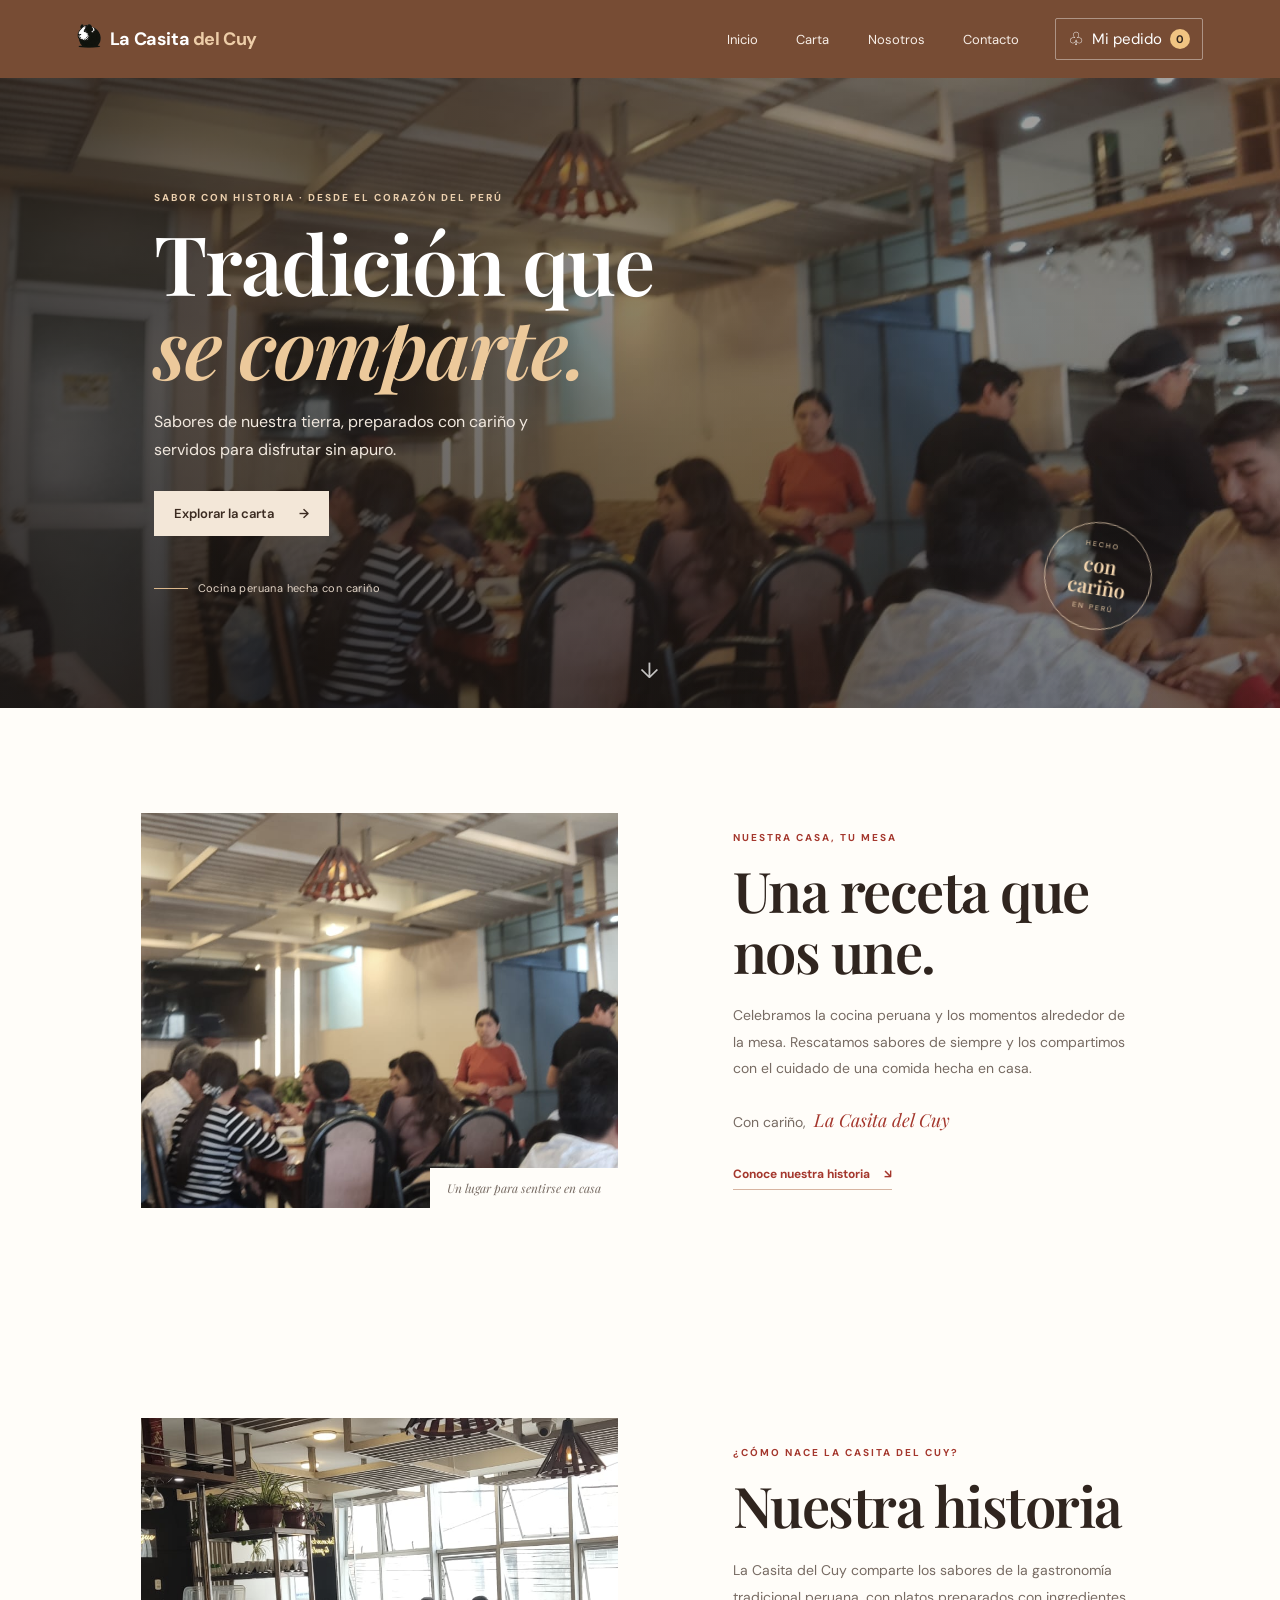
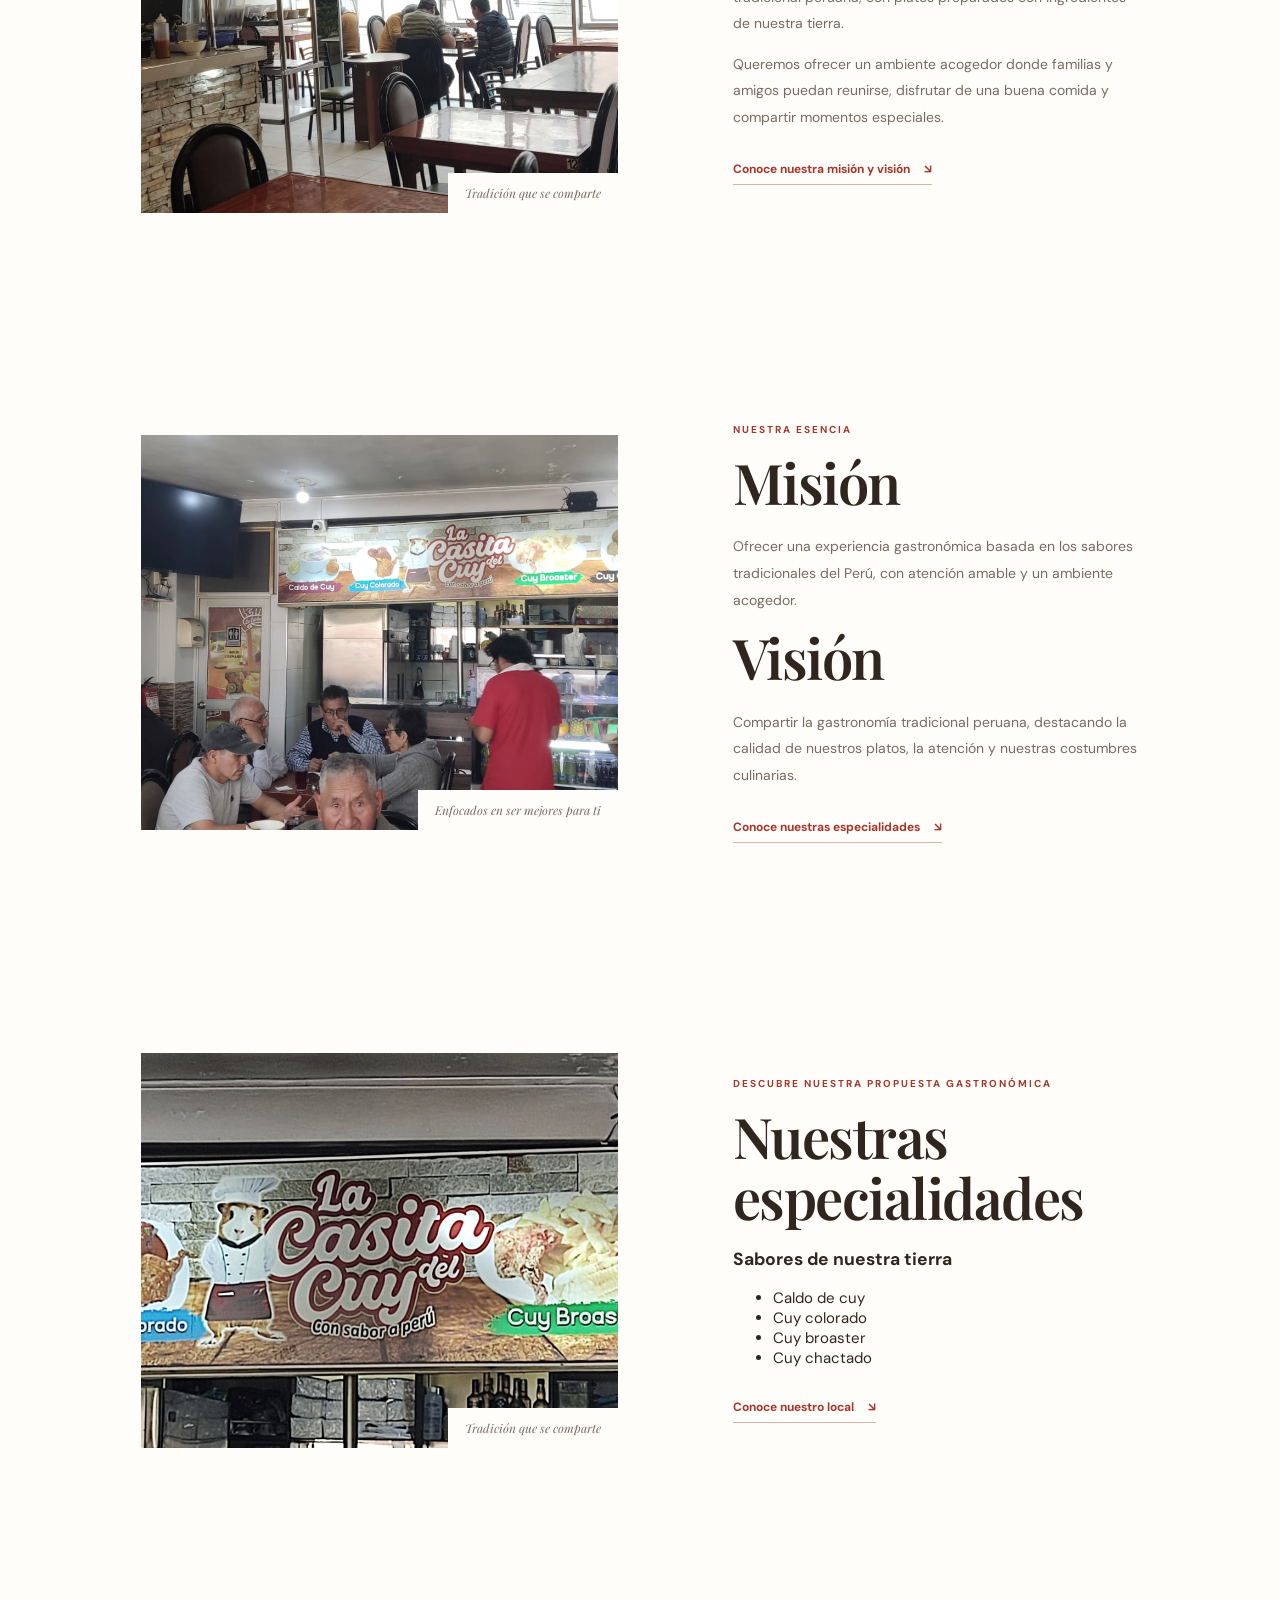
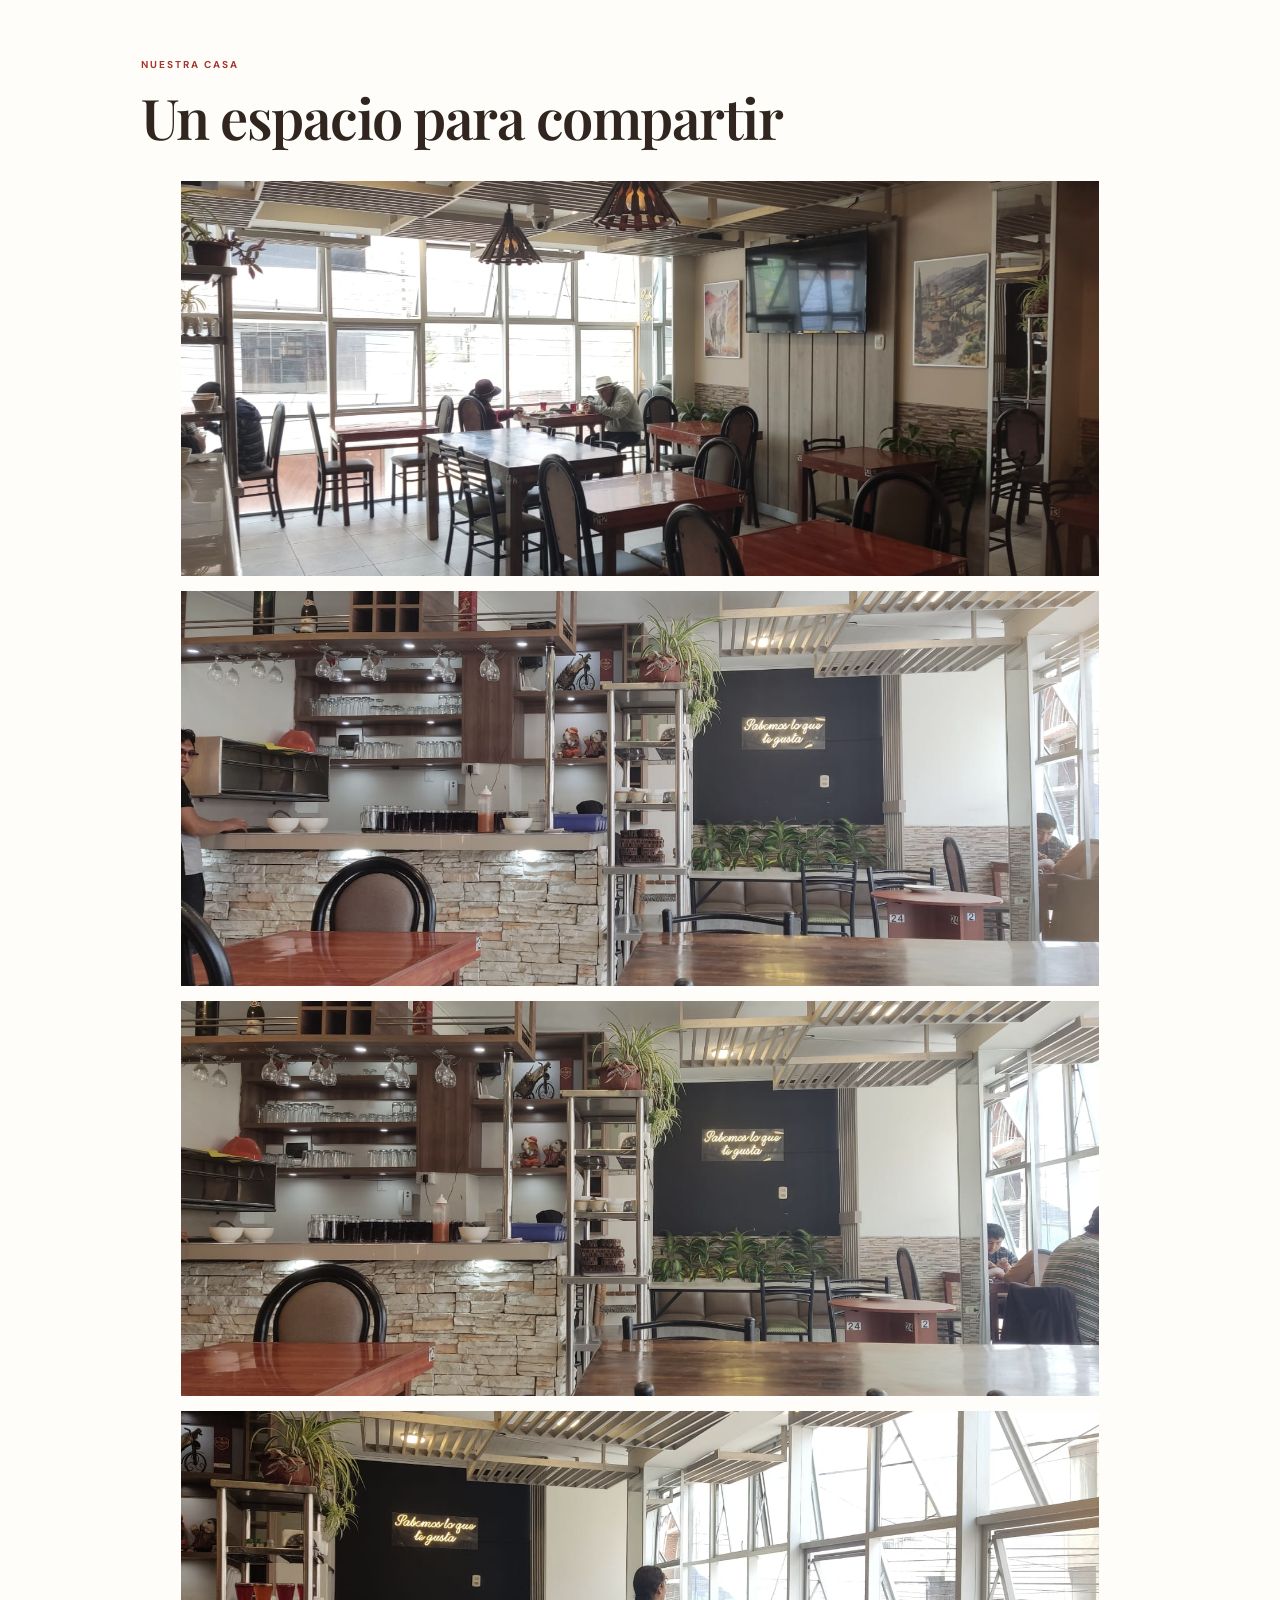
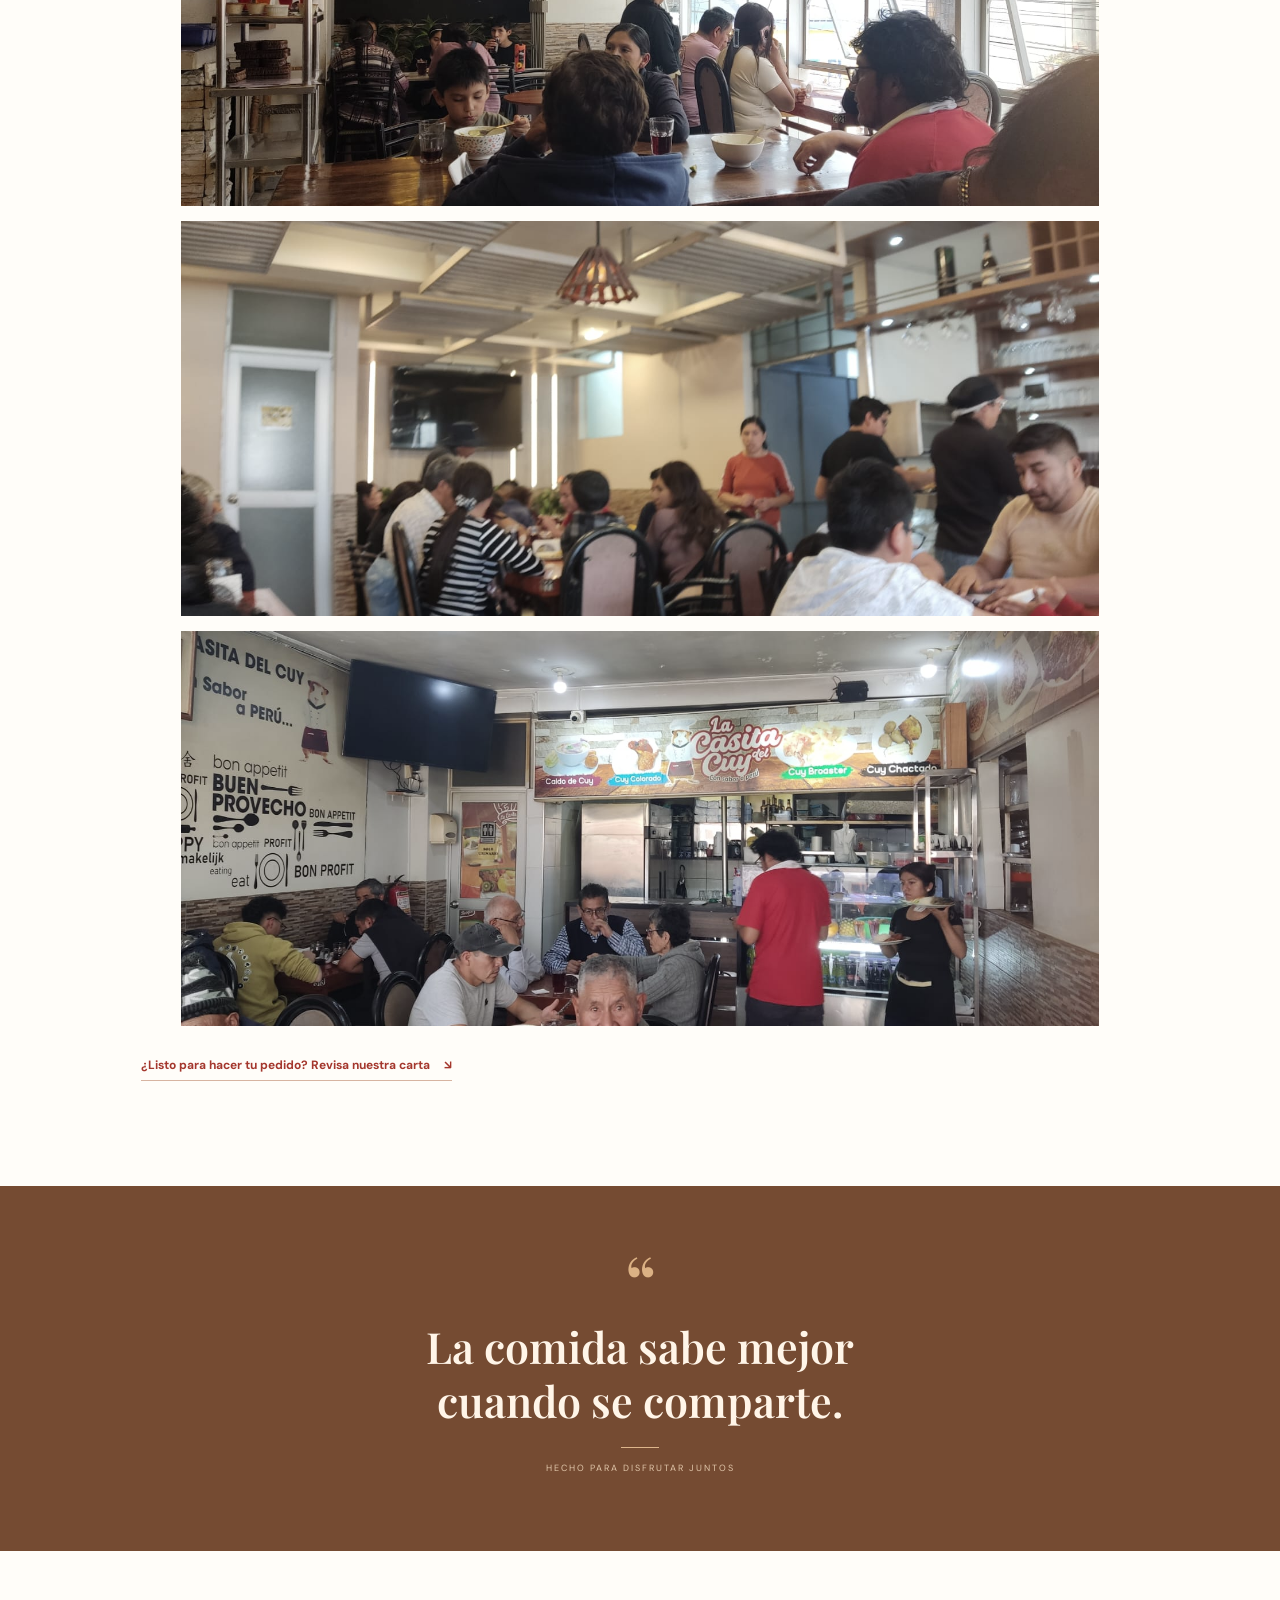
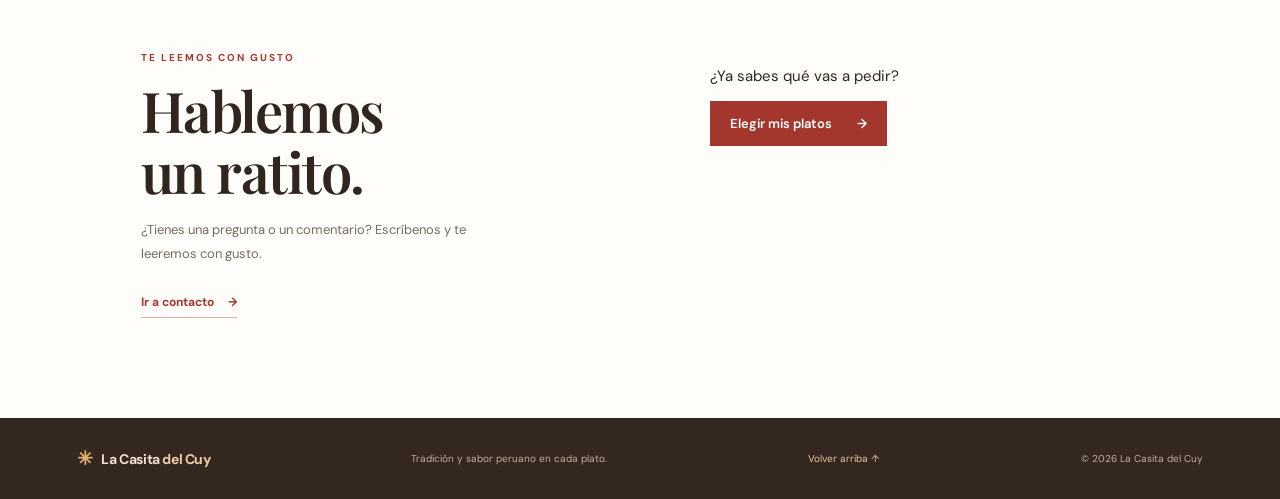
<file: index.html>
<!-- index.html corregido — guarda este contenido como index.html junto a styles.css, script.js y la carpeta images/. -->
<!doctype html>
<html lang="es">
<head>
  <meta charset="utf-8">
  <meta name="viewport" content="width=device-width, initial-scale=1">
  <meta name="theme-color" content="#754b32">
  <meta name="description" content="La Casita del Cuy: tradición y sabor peruano. Conoce nuestra historia y explora la carta.">
  <title>La Casita del Cuy | Tradición peruana</title>
  <link rel="preconnect" href="https://fonts.googleapis.com">
  <link rel="preconnect" href="https://fonts.gstatic.com" crossorigin>
  <link href="https://fonts.googleapis.com/css2?family=DM+Sans:wght@400;500;600;700&family=Playfair+Display:wght@600;700&display=swap" rel="stylesheet">
  <link rel="stylesheet" href="./styles.css">
</head>
<body>
  <header class="topbar">
    <a class="brand" href="./index.html" aria-label="La Casita del Cuy, inicio">
      <span class="brand-mark"><img src="./images/CUY_ICONO.png" width="24" height="24" alt=""></span>
      <span>La Casita <em>del Cuy</em></span>
    </a>
    <button class="menu-toggle" type="button" aria-label="Abrir menú" aria-expanded="false" aria-controls="primary-nav">
      <span></span><span></span><span></span>
    </button>
    <nav class="nav" id="primary-nav" aria-label="Navegación principal">
      <a href="./index.html" aria-current="page">Inicio</a>
      <a href="./carta.html">Carta</a>
      <a href="#nosotros">Nosotros</a>
      <a href="./registro.html">Contacto</a>
    </nav>
    <a class="cart-button" href="./pedidos.html" aria-label="Ver mi pedido">
      <span class="cart-icon" aria-hidden="true">♧</span>
      <span class="cart-label">Mi pedido</span>
      <span class="cart-count" aria-live="polite">0</span>
    </a>
  </header>

  <main>
    <section class="hero" id="inicio" style="background-image: url('./images/05.jpeg')">
      <div class="hero-shade" aria-hidden="true"></div>
      <div class="hero-content">
        <p class="eyebrow light">SABOR CON HISTORIA · DESDE EL CORAZÓN DEL PERÚ</p>
        <h1>Tradición que<br><i>se comparte.</i></h1>
        <p class="hero-copy">Sabores de nuestra tierra, preparados con cariño y servidos para disfrutar sin apuro.</p>
        <a class="button button-light" href="./carta.html">Explorar la carta <span aria-hidden="true">→</span></a>
        <div class="hero-note"><span class="note-line" aria-hidden="true"></span> Cocina peruana hecha con cariño</div>
      </div>
      <div class="hero-badge" aria-label="Hecho con cariño en Perú"><span>HECHO</span><strong>con<br>cariño</strong><span>EN PERÚ</span></div>
      <a class="scroll-cue" href="#nosotros" aria-label="Conocer el restaurante">↓</a>
    </section>

    <section class="intro section" id="nosotros">
      <div class="intro-image">
        <img src="./images/05.jpeg" alt="Comedor de La Casita del Cuy" loading="lazy">
        <span class="image-caption">Un lugar para sentirse en casa</span>
      </div>
      <div class="intro-copy">
        <p class="eyebrow">NUESTRA CASA, TU MESA</p>
        <h2>Una receta que<br>nos une.</h2>
        <p>Celebramos la cocina peruana y los momentos alrededor de la mesa. Rescatamos sabores de siempre y los compartimos con el cuidado de una comida hecha en casa.</p>
        <p class="signature">Con cariño, <span>La Casita del Cuy</span></p>
        <a class="text-link" href="#historia">Conoce nuestra historia <span aria-hidden="true">↘</span></a>
      </div>
    </section>

    <section class="intro section" id="historia">
      <div class="intro-image">
        <img src="./images/01.jpeg" alt="Ambiente del restaurante" loading="lazy">
        <span class="image-caption">Tradición que se comparte</span>
      </div>
      <div class="intro-copy">
        <p class="eyebrow">¿CÓMO NACE LA CASITA DEL CUY?</p>
        <h2>Nuestra historia</h2>
        <p>La Casita del Cuy comparte los sabores de la gastronomía tradicional peruana, con platos preparados con ingredientes de nuestra tierra.</p>
        <p>Queremos ofrecer un ambiente acogedor donde familias y amigos puedan reunirse, disfrutar de una buena comida y compartir momentos especiales.</p>
        <a class="text-link" href="#mision-vision">Conoce nuestra misión y visión <span aria-hidden="true">↘</span></a>
      </div>
    </section>

    <section class="intro section" id="mision-vision">
      <div class="intro-image">
        <img src="./images/06.jpeg" alt="Espacio acogedor del restaurante" loading="lazy">
        <span class="image-caption">Enfocados en ser mejores para ti</span>
      </div>
      <div class="intro-copy">
        <p class="eyebrow">NUESTRA ESENCIA</p>
        <h2>Misión</h2>
        <p>Ofrecer una experiencia gastronómica basada en los sabores tradicionales del Perú, con atención amable y un ambiente acogedor.</p>
        <h2>Visión</h2>
        <p>Compartir la gastronomía tradicional peruana, destacando la calidad de nuestros platos, la atención y nuestras costumbres culinarias.</p>
        <a class="text-link" href="#especialidades">Conoce nuestras especialidades <span aria-hidden="true">↘</span></a>
      </div>
    </section>

    <section class="intro section" id="especialidades">
      <div class="intro-image">
        <img src="./images/08.jpeg" alt="Platos y ambiente de La Casita del Cuy" loading="lazy">
        <span class="image-caption">Tradición que se comparte</span>
      </div>
      <div class="intro-copy">
        <p class="eyebrow">DESCUBRE NUESTRA PROPUESTA GASTRONÓMICA</p>
        <h2>Nuestras especialidades</h2>
        <h3>Sabores de nuestra tierra</h3>
        <ul>
          <li>Caldo de cuy</li>
          <li>Cuy colorado</li>
          <li>Cuy broaster</li>
          <li>Cuy chactado</li>
        </ul>
        <a class="text-link" href="#galeria">Conoce nuestro local <span aria-hidden="true">↘</span></a>
      </div>
    </section>

    <section class="section" id="galeria" aria-label="Galería del restaurante">
      <div class="section-heading">
        <div><p class="eyebrow">NUESTRA CASA</p><h2>Un espacio para compartir</h2></div>
      </div>
      <div class="gallery-grid">
        <figure class="intro-image"><img src="./images/00.jpeg" alt="Vista del restaurante" loading="lazy"></figure>
        <figure class="intro-image"><img src="./images/02.jpeg" alt="Ambiente de La Casita del Cuy" loading="lazy"></figure>
        <figure class="intro-image"><img src="./images/03.jpeg" alt="Detalle del local" loading="lazy"></figure>
        <figure class="intro-image"><img src="./images/04.jpeg" alt="Espacio del restaurante" loading="lazy"></figure>
        <figure class="intro-image"><img src="./images/05.jpeg" alt="Comedor del restaurante" loading="lazy"></figure>
        <figure class="intro-image"><img src="./images/06.jpeg" alt="Interior de La Casita del Cuy" loading="lazy"></figure>
      </div>
      <a class="text-link" href="./carta.html">¿Listo para hacer tu pedido? Revisa nuestra carta <span aria-hidden="true">↘</span></a>
    </section>

    <section class="quote-band">
      <div class="quote-mark" aria-hidden="true">“</div>
      <blockquote>La comida sabe mejor<br>cuando se comparte.</blockquote>
      <span class="quote-rule" aria-hidden="true"></span>
      <p>HECHO PARA DISFRUTAR JUNTOS</p>
    </section>

    <section class="contact-section section" id="contacto">
      <div class="contact-copy">
        <p class="eyebrow">TE LEEMOS CON GUSTO</p>
        <h2>Hablemos<br>un ratito.</h2>
        <p>¿Tienes una pregunta o un comentario? Escríbenos y te leeremos con gusto.</p>
        <a class="text-link" href="./registro.html">Ir a contacto <span aria-hidden="true">→</span></a>
      </div>
      <div>
        <p>¿Ya sabes qué vas a pedir?</p>
        <a class="button button-dark" href="./carta.html">Elegir mis platos <span aria-hidden="true">→</span></a>
      </div>
    </section>
  </main>

  <footer class="footer">
    <a class="brand footer-brand" href="./index.html"><span class="brand-mark" aria-hidden="true">✳</span><span>La Casita <em>del Cuy</em></span></a>
    <span>Tradición y sabor peruano en cada plato.</span>
    <a class="back-top" href="#inicio">Volver arriba ↑</a>
    <small>© <span id="year"></span> La Casita del Cuy</small>
  </footer>

  <script>
    const menuButton = document.querySelector('.menu-toggle');
    const navigation = document.querySelector('#primary-nav');
    menuButton.addEventListener('click', () => {
      const open = menuButton.getAttribute('aria-expanded') !== 'true';
      menuButton.setAttribute('aria-expanded', String(open));
      menuButton.setAttribute('aria-label', open ? 'Cerrar menú' : 'Abrir menú');
      navigation.classList.toggle('open', open);
    });
    navigation.querySelectorAll('a').forEach((link) => link.addEventListener('click', () => {
      menuButton.setAttribute('aria-expanded', 'false');
      menuButton.setAttribute('aria-label', 'Abrir menú');
      navigation.classList.remove('open');
    }));
    document.querySelector('#year').textContent = String(new Date().getFullYear());
    try {
      const items = JSON.parse(sessionStorage.getItem('casita-cart') || '[]');
      const count = items.reduce((sum, item) => sum + (Array.isArray(item) && Number.isInteger(item[1]) ? item[1] : 0), 0);
      document.querySelector('.cart-count').textContent = String(count);
    } catch {
      document.querySelector('.cart-count').textContent = '0';
    }
  </script>
</body>
</html>
</file>
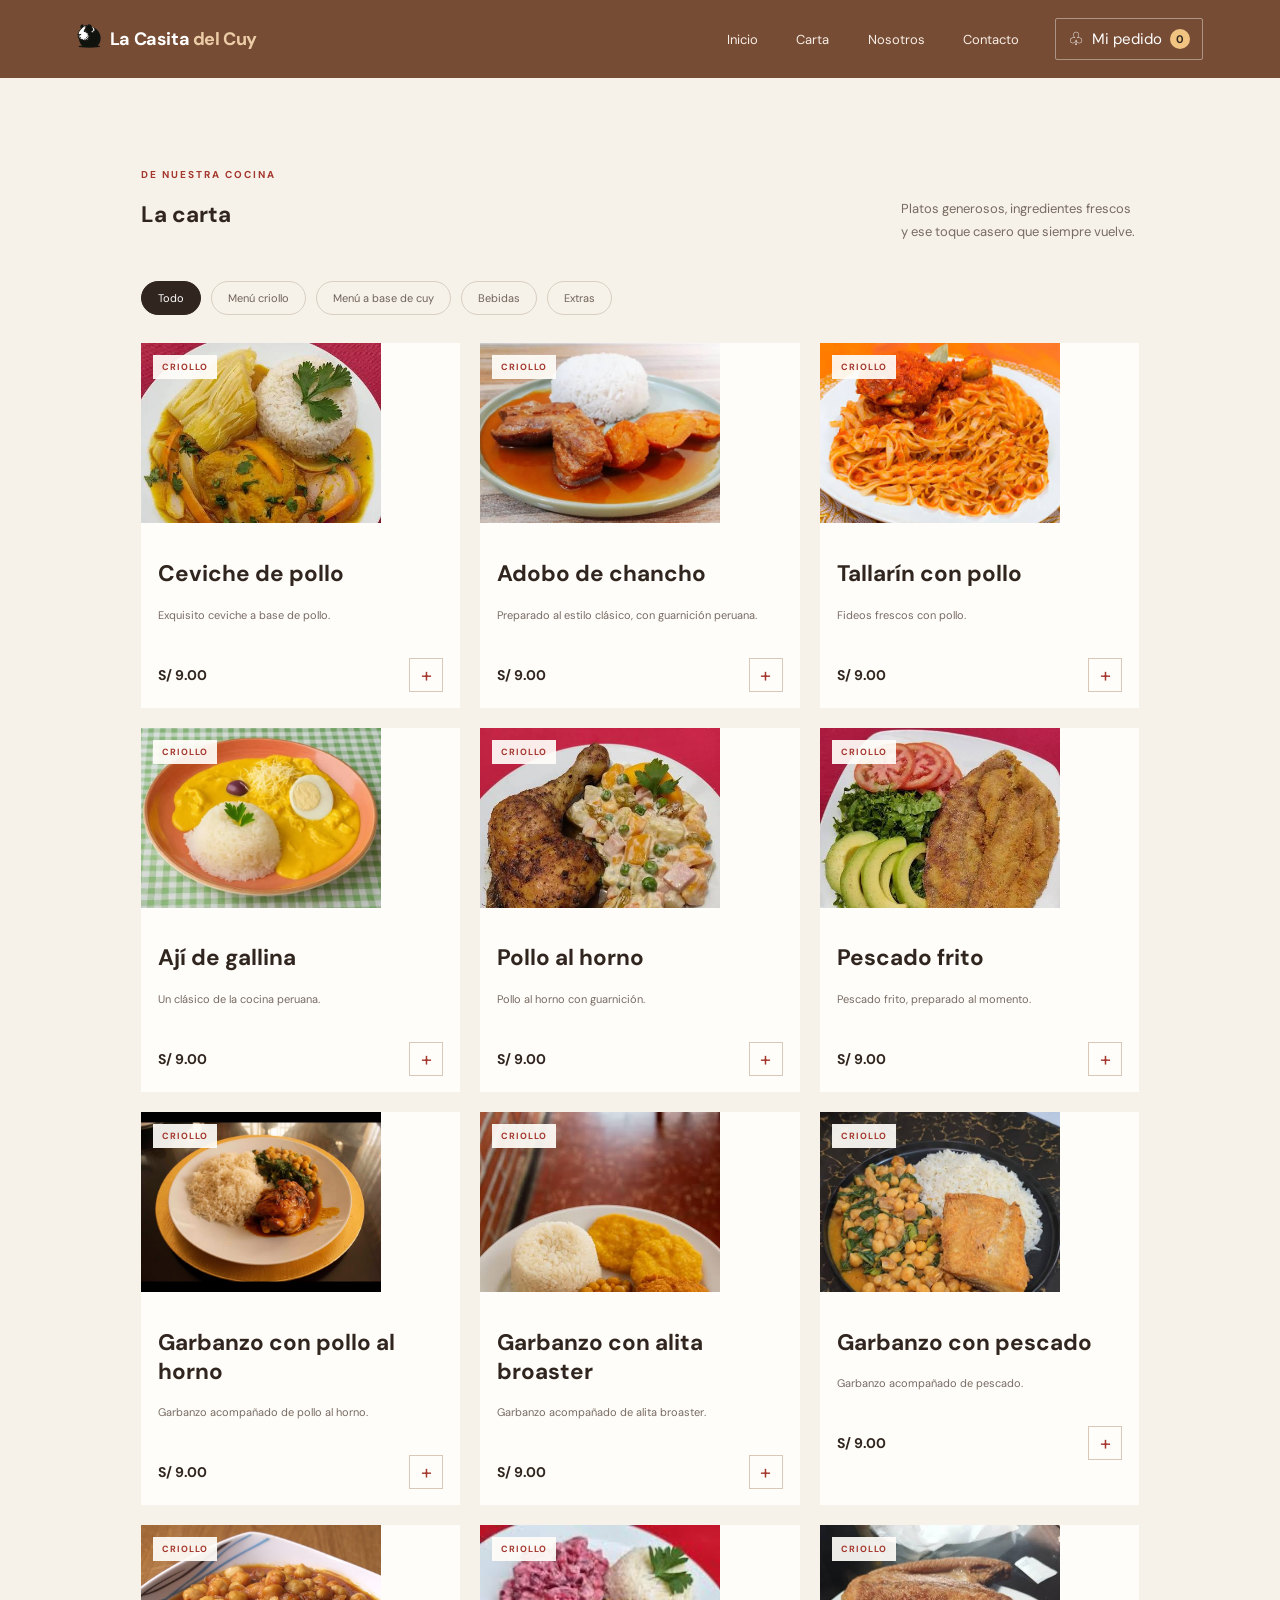
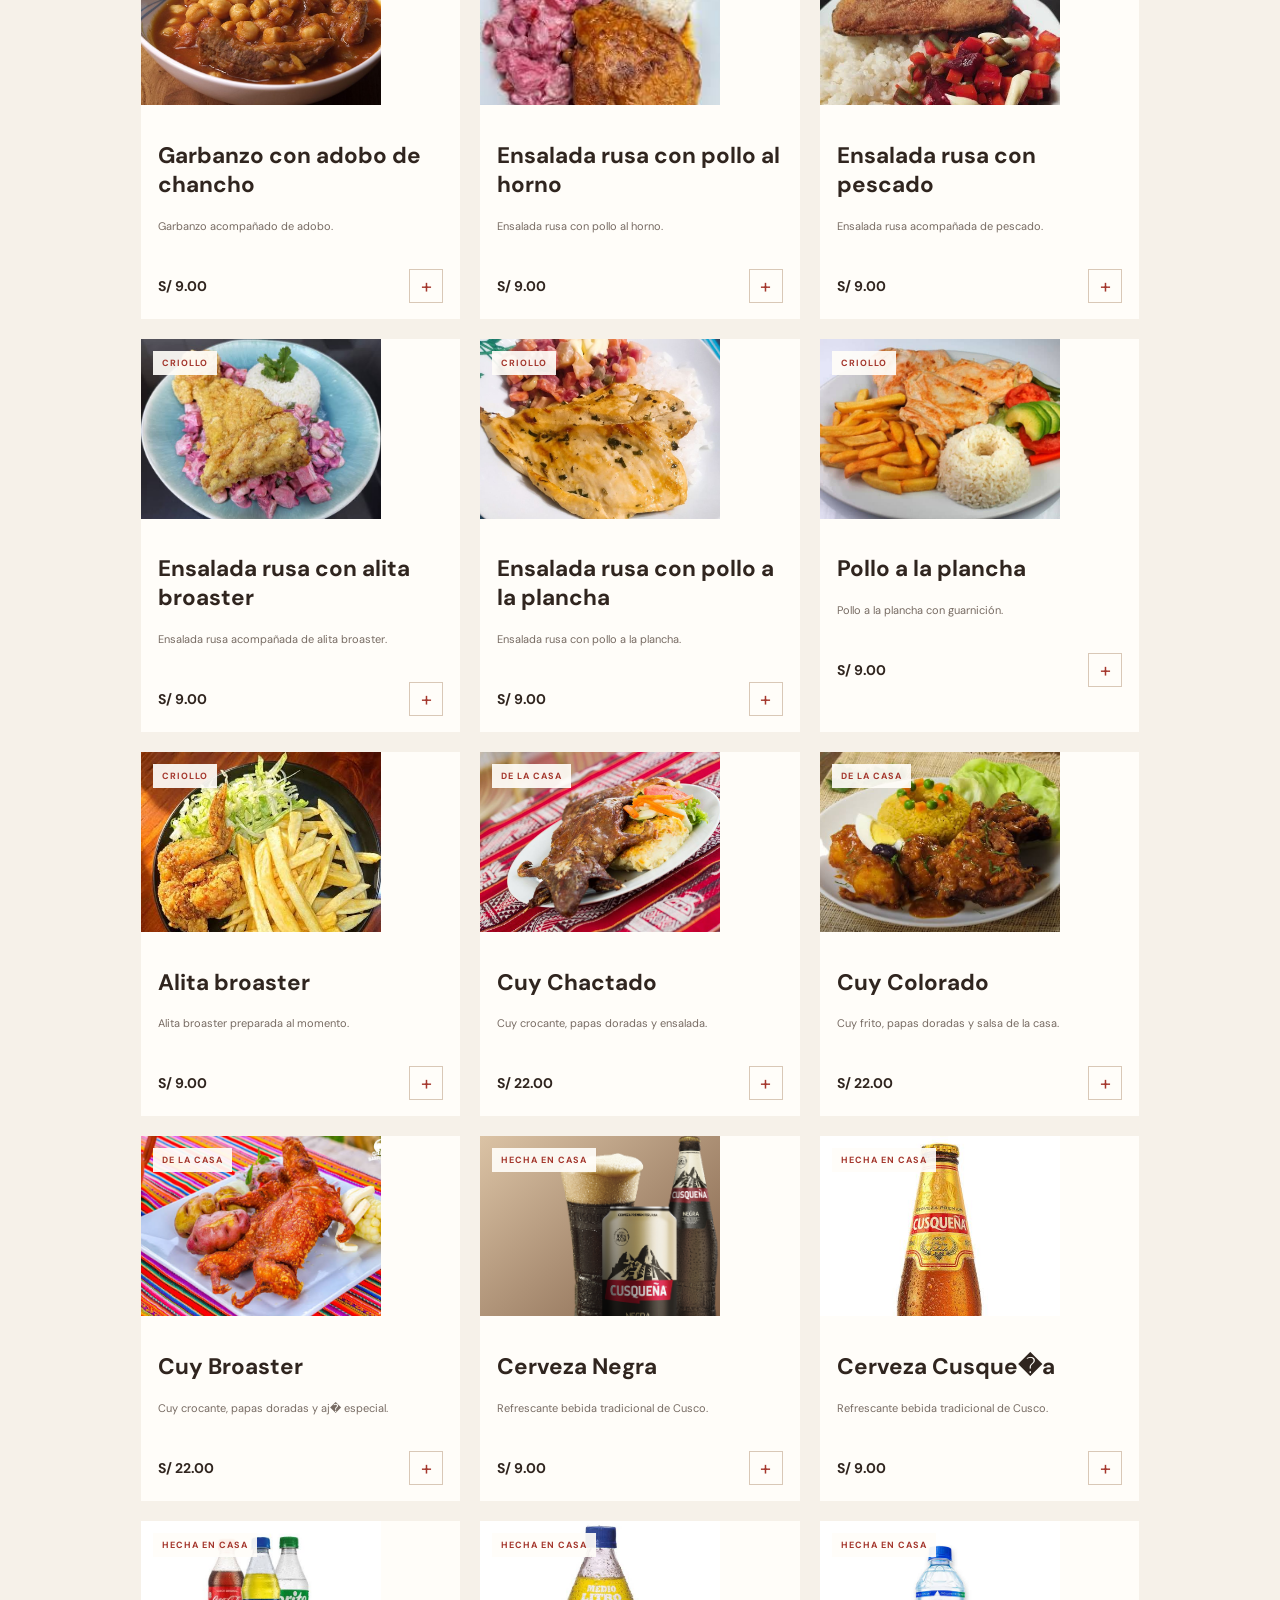
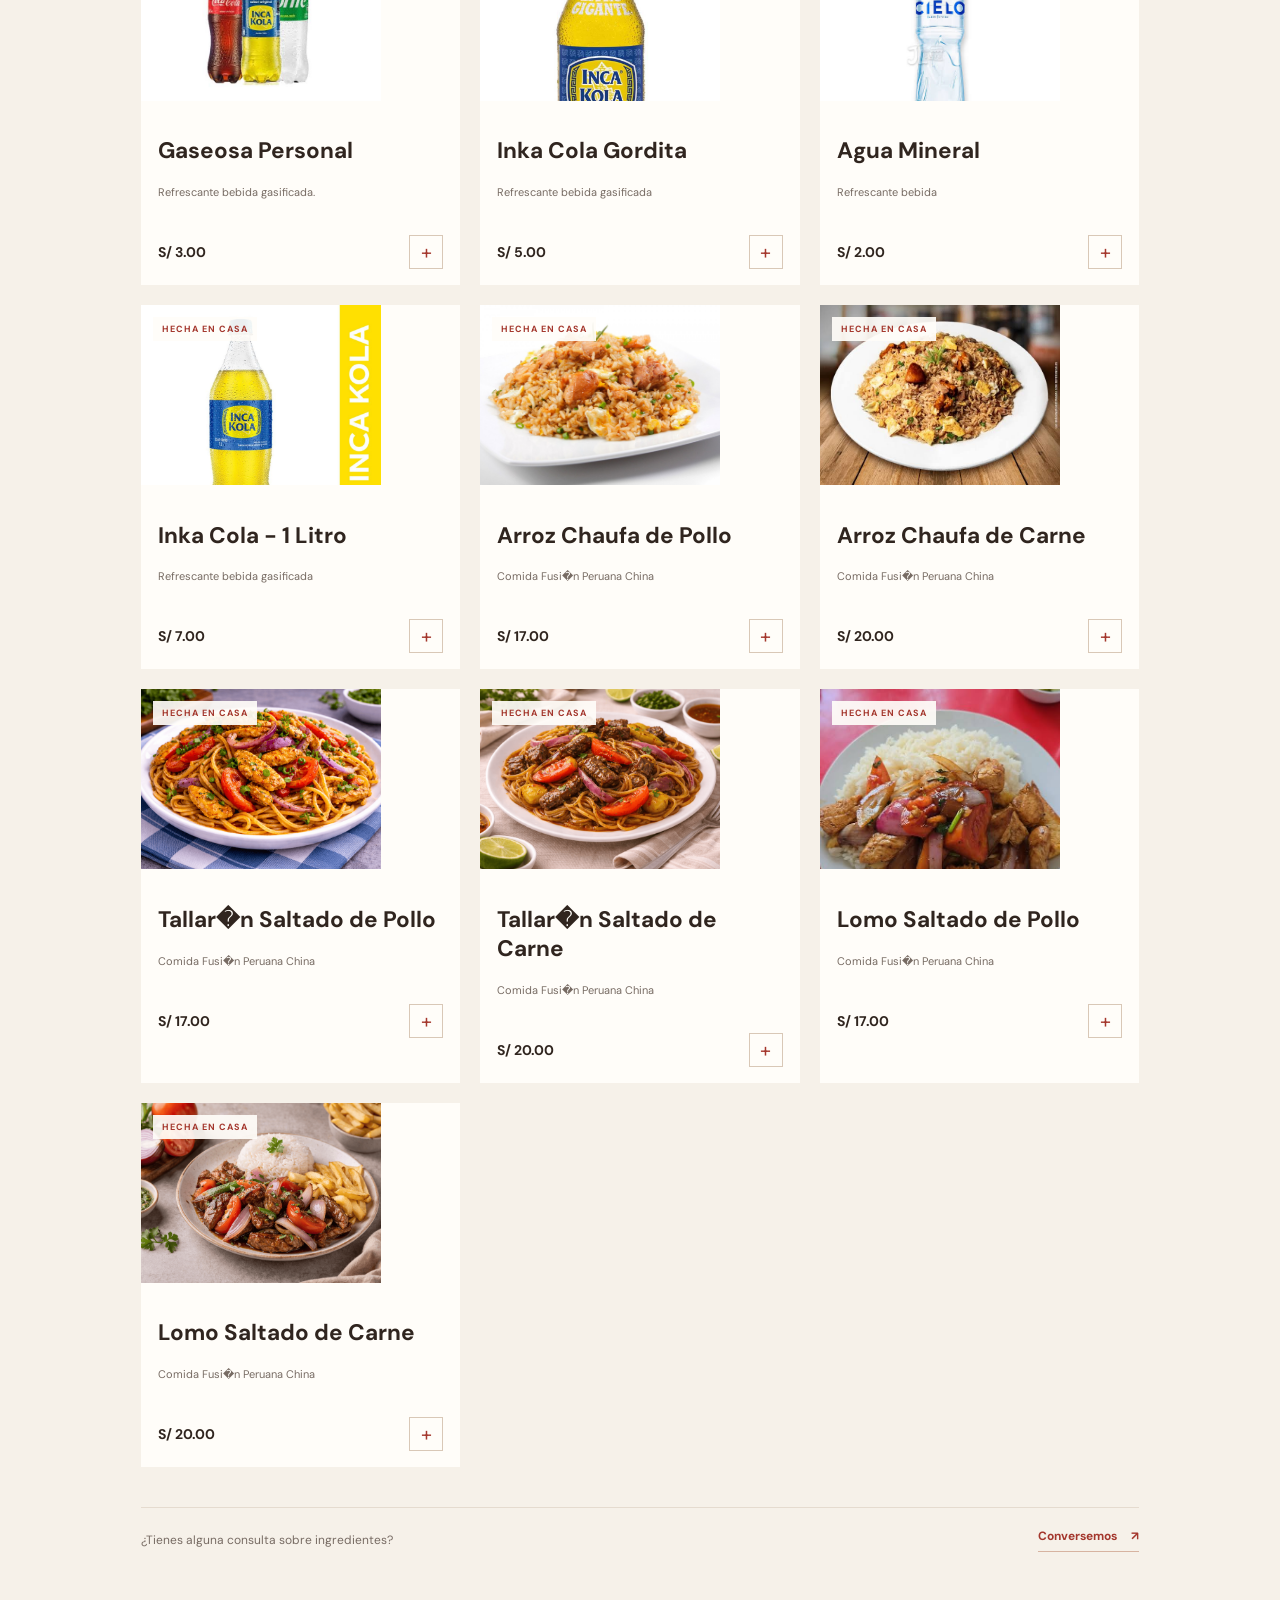
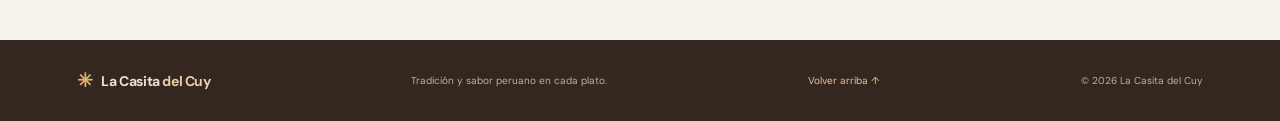
<file: carta.html>
<!doctype html>
<html lang="es">
<head>
  <meta charset="utf-8">
  <meta name="viewport" content="width=device-width, initial-scale=1">
  <meta name="theme-color" content="#754b32">
  <meta name="description" content="Explora la carta de La Casita del Cuy y agrega platos a tu pedido.">
  <title>La carta | La Casita del Cuy</title>
  <link rel="preconnect" href="https://fonts.googleapis.com">
  <link rel="preconnect" href="https://fonts.gstatic.com" crossorigin>
  <link href="https://fonts.googleapis.com/css2?family=DM+Sans:wght@400;500;600;700&family=Playfair+Display:wght@600;700&display=swap" rel="stylesheet">
  <link rel="stylesheet" href="./styles.css">
</head>
<body>
  <header class="topbar">
    <a class="brand" href="./index.html" aria-label="La Casita del Cuy, inicio">
      <span class="brand-mark"><img src="./images/CUY_ICONO.png" width="24" height="24" alt=""></span>
      <span>La Casita <em>del Cuy</em></span>
    </a>
    <button class="menu-toggle" type="button" aria-label="Abrir menú" aria-expanded="false" aria-controls="primary-nav">
      <span></span><span></span><span></span>
    </button>
    <nav class="nav" id="primary-nav" aria-label="Navegación principal">
      <a href="./index.html">Inicio</a>
      <a href="./carta.html" aria-current="page">Carta</a>
      <a href="./index.html#nosotros">Nosotros</a>
      <a href="./registro.html">Contacto</a>
    </nav>
    <a class="cart-button" href="./pedidos.html" aria-label="Ver mi pedido">
      <span class="cart-icon" aria-hidden="true">♧</span>
      <span class="cart-label">Mi pedido</span>
      <span class="cart-count" aria-live="polite">0</span>
    </a>
  </header>

  <main>
    <section class="menu-section section" id="carta">
      <div class="section-heading">
        <div><p class="eyebrow">DE NUESTRA COCINA</p><h1>La carta</h1></div>
        <p>Platos generosos, ingredientes frescos<br>y ese toque casero que siempre vuelve.</p>
      </div>
      <div class="category-tabs" role="group" aria-label="Filtrar platos por categoría">
        <button class="category-tab active" type="button" data-category="todos" aria-pressed="true">Todo</button>
        <button class="category-tab" type="button" data-category="criollo" aria-pressed="false">Menú criollo</button>
        <button class="category-tab" type="button" data-category="menucuy" aria-pressed="false">Menú a base de cuy</button>
        <button class="category-tab" type="button" data-category="bebidas" aria-pressed="false">Bebidas</button>
        <button class="category-tab" type="button" data-category="extras" aria-pressed="false">Extras</button>
      </div>
      <div class="product-grid" id="product-grid" aria-live="polite"></div>
      <div class="menu-footer">
        <span>¿Tienes alguna consulta sobre ingredientes?</span>
        <a href="./registro.html" class="text-link">Conversemos <span aria-hidden="true">↗</span></a>
      </div>
    </section>
  </main>

  <footer class="footer">
    <a class="brand footer-brand" href="./index.html"><span class="brand-mark" aria-hidden="true">✳</span><span>La Casita <em>del Cuy</em></span></a>
    <span>Tradición y sabor peruano en cada plato.</span>
    <a class="back-top" href="#carta">Volver arriba ↑</a>
    <small>© <span id="year"></span> La Casita del Cuy</small>
  </footer>
  <div class="toast" id="toast" role="status" aria-live="polite"></div>

  
  
  <script src="./script.js" defer></script>
</body>
</html>

<!-- Guarda el carrito como pares [id, cantidad] en sessionStorage con la clave casita-cart. Para que pedidos.html muestre los nombres y calcule importes, su script también debe usar este mismo catálogo; esa corrección corresponde al siguiente archivo. -->
</file>
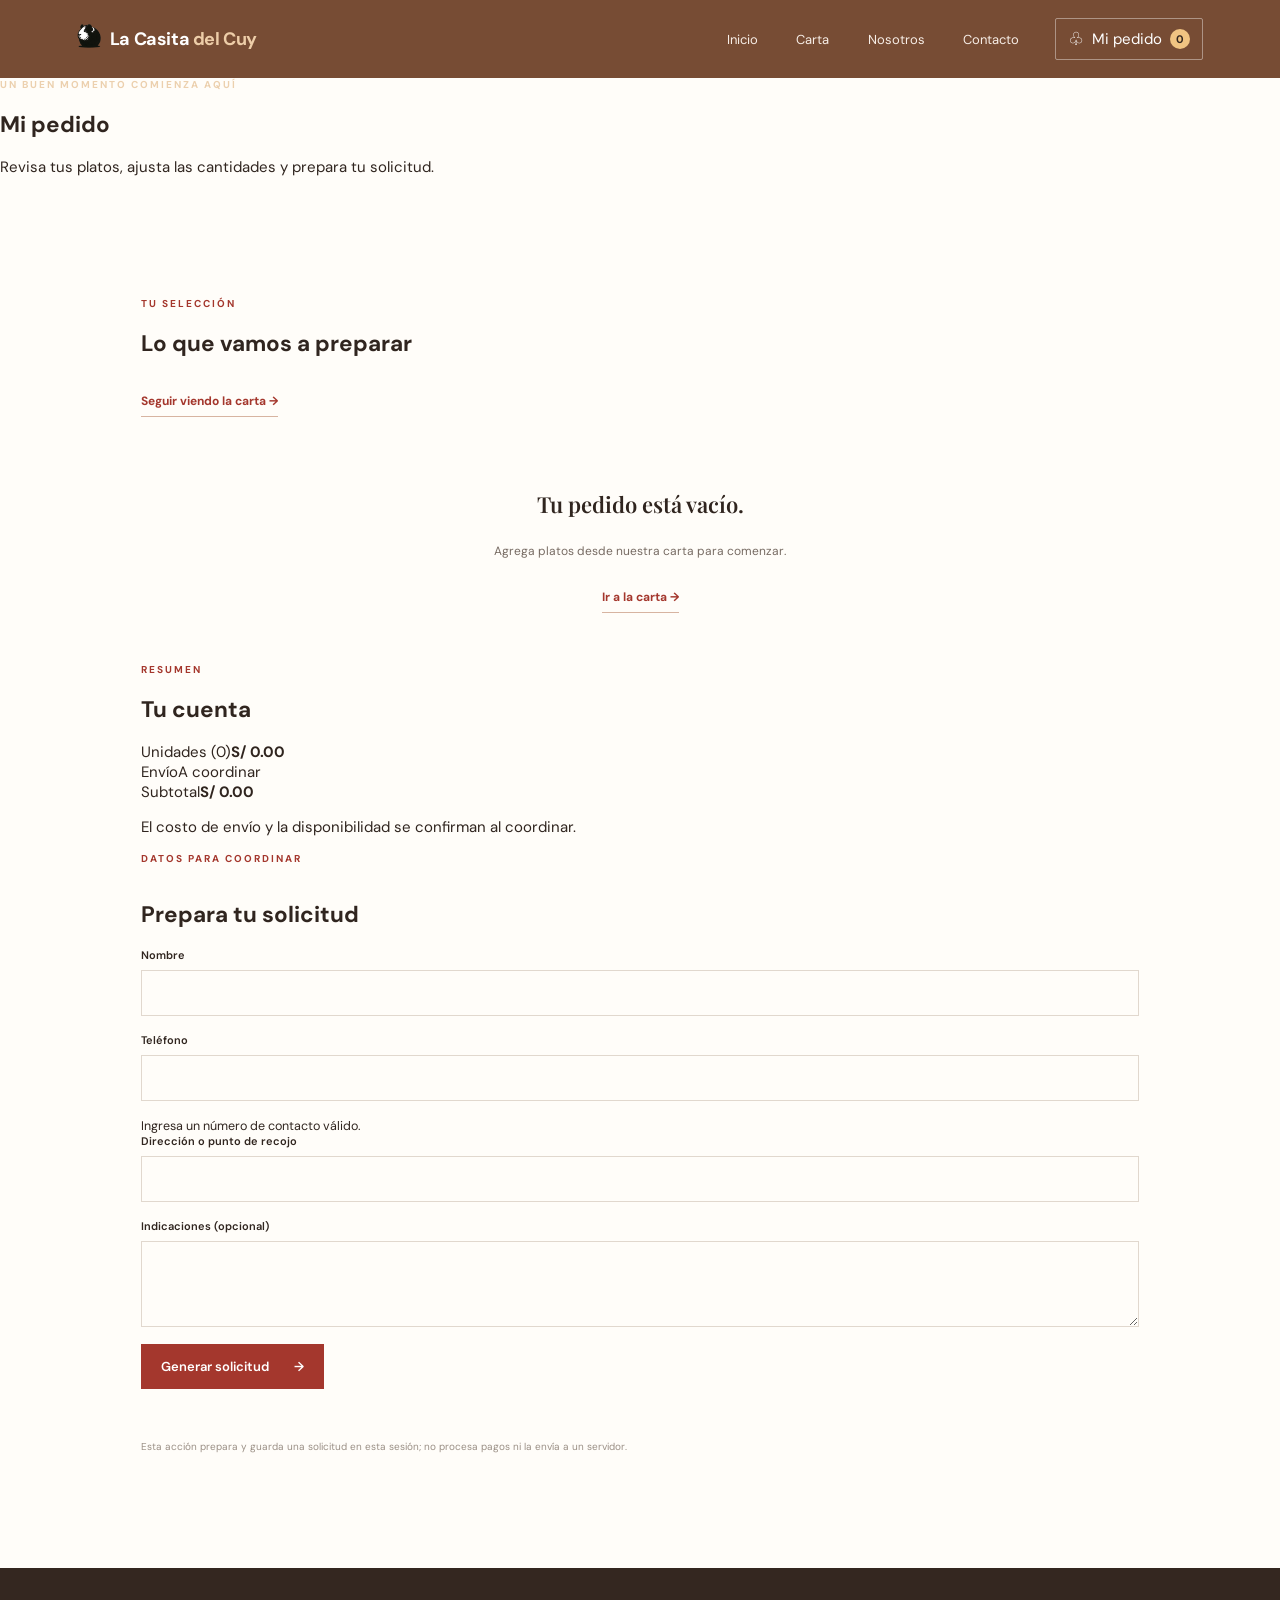
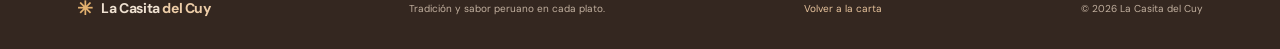
<file: pedidos.html>
<!doctype html>
<html lang="es">
<head>
  <meta charset="utf-8">
  <meta name="viewport" content="width=device-width, initial-scale=1">
  <meta name="theme-color" content="#754b32">
  <meta name="description" content="Revisa los platos, cantidades y subtotal de tu pedido en La Casita del Cuy.">
  <title>Mi pedido | La Casita del Cuy</title>
  <link rel="preconnect" href="https://fonts.googleapis.com">
  <link rel="preconnect" href="https://fonts.gstatic.com" crossorigin>
  <link href="https://fonts.googleapis.com/css2?family=DM+Sans:wght@400;500;600;700&family=Playfair+Display:wght@600;700&display=swap" rel="stylesheet">
  <link rel="stylesheet" href="./styles.css">
</head>
<body>
  <header class="topbar">
    <a class="brand" href="./index.html" aria-label="La Casita del Cuy, inicio">
      <span class="brand-mark"><img src="./images/CUY_ICONO.png" width="24" height="24" alt=""></span>
      <span>La Casita <em>del Cuy</em></span>
    </a>
    <button class="menu-toggle" type="button" aria-label="Abrir menú" aria-expanded="false" aria-controls="primary-nav">
      <span></span><span></span><span></span>
    </button>
    <nav class="nav" id="primary-nav" aria-label="Navegación principal">
      <a href="./index.html">Inicio</a>
      <a href="./carta.html">Carta</a>
      <a href="./index.html#nosotros">Nosotros</a>
      <a href="./registro.html">Contacto</a>
    </nav>
    <a class="cart-button" href="./pedidos.html" aria-current="page" aria-label="Mi pedido">
      <span class="cart-icon" aria-hidden="true">♧</span>
      <span class="cart-label">Mi pedido</span>
      <span class="cart-count" aria-live="polite">0</span>
    </a>
  </header>

  <main>
    <section class="page-hero orders-hero">
      <div class="page-hero-content">
        <p class="eyebrow light">UN BUEN MOMENTO COMIENZA AQUÍ</p>
        <h1>Mi pedido</h1>
        <p>Revisa tus platos, ajusta las cantidades y prepara tu solicitud.</p>
      </div>
    </section>

    <section class="orders-section section">
      <div class="orders-heading">
        <div><p class="eyebrow">TU SELECCIÓN</p><h2>Lo que vamos a preparar</h2></div>
        <a class="text-link" href="./carta.html">Seguir viendo la carta →</a>
      </div>
      <div class="order-layout">
        <div class="order-list" id="order-list" aria-live="polite"></div>
        <aside class="order-summary" aria-labelledby="summary-title">
          <p class="eyebrow">RESUMEN</p>
          <h2 id="summary-title">Tu cuenta</h2>
          <div class="summary-line"><span>Unidades (<span id="order-count">0</span>)</span><strong id="order-subtotal">S/ 0.00</strong></div>
          <div class="summary-line muted"><span>Envío</span><span>A coordinar</span></div>
          <div class="summary-total"><span>Subtotal</span><strong id="order-total">S/ 0.00</strong></div>
          <p class="summary-note">El costo de envío y la disponibilidad se confirman al coordinar.</p>
        </aside>
      </div>

      <form class="contact-form order-form" id="order-form">
        <p class="eyebrow">DATOS PARA COORDINAR</p>
        <h2>Prepara tu solicitud</h2>
        <label for="customer-name">Nombre</label>
        <input id="customer-name" name="name" autocomplete="name" required maxlength="100">
        <label for="customer-phone">Teléfono</label>
        <input id="customer-phone" name="phone" type="tel" autocomplete="tel" required maxlength="30" pattern="[0-9+() .-]{7,30}" aria-describedby="phone-help">
        <small id="phone-help">Ingresa un número de contacto válido.</small>
        <label for="customer-address">Dirección o punto de recojo</label>
        <input id="customer-address" name="address" autocomplete="street-address" required maxlength="200">
        <label for="customer-notes">Indicaciones (opcional)</label>
        <textarea id="customer-notes" name="notes" rows="3" maxlength="500"></textarea>
        <button class="button button-dark" id="confirm-order" type="submit">Generar solicitud <span aria-hidden="true">→</span></button>
        <p class="form-status" id="order-status" role="status" aria-live="polite"></p>
        <p class="form-note">Esta acción prepara y guarda una solicitud en esta sesión; no procesa pagos ni la envía a un servidor.</p>
      </form>
    </section>
  </main>

  <footer class="footer">
    <a class="brand footer-brand" href="./index.html"><span class="brand-mark" aria-hidden="true">✳</span><span>La Casita <em>del Cuy</em></span></a>
    <span>Tradición y sabor peruano en cada plato.</span>
    <a class="back-top" href="./carta.html">Volver a la carta</a>
    <small>© <span id="year"></span> La Casita del Cuy</small>
  </footer>
  <div class="toast" id="toast" role="status" aria-live="polite"></div>

  
  
  <script src="./script.js" defer></script>
</body>
</html>
</file>
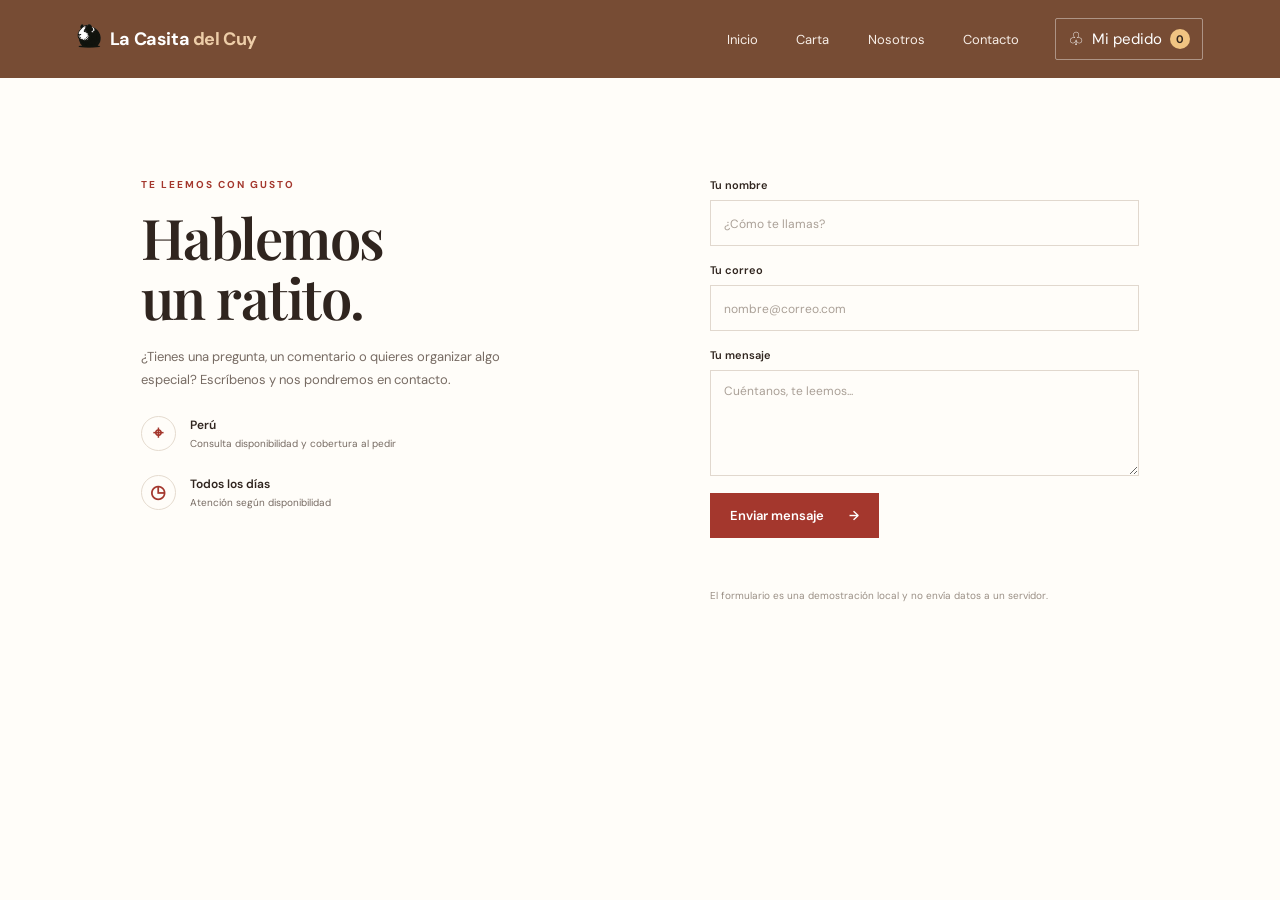
<file: registro.html>
<!doctype html>
<html>
<head>
<meta charset="utf-8">
<title>REGISTRO</title>

<meta charset="utf-8">
  <meta name="viewport" content="width=device-width, initial-scale=1">
  <meta name="theme-color" content="#754b32">
  <meta name="description" content="La Casita del Cuy: tradición y sabor peruano. Explora nuestra carta y arma tu pedido.">
  <title>La Casita del Cuy | Tradición peruana</title>
  <link rel="preconnect" href="https://fonts.googleapis.com">
  <link rel="preconnect" href="https://fonts.gstatic.com" crossorigin>
  <link href="https://fonts.googleapis.com/css2?family=DM+Sans:wght@400;500;600;700&family=Playfair+Display:wght@600;700&display=swap" rel="stylesheet">

  <link rel="stylesheet" href="./styles.css">
</head>

<body>
<header class="topbar">
    <a class="brand" href="./index.html" aria-label="La Casita del Cuy, inicio">
      <span class="brand-mark"><img src="./images/CUY_ICONO.png" width="24" height="24" alt=""></span>
      <span>La Casita <em>del Cuy</em></span>
    </a>
    <button class="menu-toggle" type="button" aria-label="Abrir menú" aria-expanded="false" aria-controls="primary-nav">
      <span></span><span></span><span></span>
    </button>
    <nav class="nav" id="primary-nav" aria-label="Navegación principal">
      <a href="./index.html" aria-current="page">Inicio</a>
      <a href="./carta.html">Carta</a>
      <a href="./index.html#nosotros">Nosotros</a>
      <a href="./registro.html">Contacto</a>
    </nav>
    <a class="cart-button" href="./pedidos.html" aria-label="Ver mi pedido">
      <span class="cart-icon" aria-hidden="true">♧</span>
      <span class="cart-label">Mi pedido</span>
      <span class="cart-count" aria-live="polite">0</span>
    </a>
  </header>
<section class="contact-section section" id="contacto"><div class="contact-copy"><p class="eyebrow">TE LEEMOS CON GUSTO</p><h2>Hablemos<br>un ratito.</h2><p>¿Tienes una pregunta, un comentario o quieres organizar algo especial? Escríbenos y nos pondremos en contacto.</p><div class="contact-detail"><span class="detail-icon">⌖</span><span>Perú<br><small>Consulta disponibilidad y cobertura al pedir</small></span></div><div class="contact-detail"><span class="detail-icon">◷</span><span>Todos los días<br><small>Atención según disponibilidad</small></span></div></div><form class="contact-form" id="contact-form"><label for="contact-name">Tu nombre</label><input id="contact-name" name="name" autocomplete="name" placeholder="¿Cómo te llamas?" required><label for="contact-email">Tu correo</label><input id="contact-email" name="email" type="email" autocomplete="email" placeholder="nombre@correo.com" required><label for="contact-message">Tu mensaje</label><textarea id="contact-message" name="message" rows="4" placeholder="Cuéntanos, te leemos..." required></textarea><button class="button button-dark" type="submit">Enviar mensaje <span aria-hidden="true">→</span></button><p class="form-status" id="form-status" role="status"></p><p class="form-note">El formulario es una demostración local y no envía datos a un servidor.</p></form></section>


<div class="cart-overlay" id="cart-overlay" aria-hidden="true">
  <aside class="cart-drawer" role="dialog" aria-modal="true" aria-labelledby="cart-title">
    <div class="cart-head">
      <div>
        <p class="eyebrow">ALGO RICO TE ESPERA</p>
        <h2 id="cart-title">Mi pedido</h2>
      </div>
      <button class="close-cart" type="button" aria-label="Cerrar pedido">×</button>
    </div>

    <div class="cart-items" id="cart-items"></div>

    <div class="cart-empty" id="cart-empty">
      <h3>Tu pedido está vacío.</h3>
      <p>Agrega platos desde nuestra carta para comenzar.</p>
      <a class="text-link" href="./carta.html">Ir a la carta →</a>
    </div>

    <div class="cart-bottom">
      <div class="subtotal">
        <span>Subtotal</span>
        <strong id="cart-total">S/ 0.00</strong>
      </div>
      <p>Disponibilidad y envío se coordinan al confirmar.</p>
      <a class="button button-dark checkout-button" href="./pedidos.html">Revisar pedido →</a>
    </div>
  </aside>
</div>

<script src="./script.js" defer></script>

</body>
</html>
</file>
<file: styles.css>
/* Define the warm palette, spacing, and typography used throughout the restaurant site. */
:root{--ink:#30251f;--muted:#776b63;--cream:#f6f1e9;--paper:#fffdf9;--rust:#a4372d;--brown:#754b32;--line:#e5dbcf;--green:#52664b;--serif:"Playfair Display",Georgia,serif;--sans:"DM Sans",Arial,sans-serif}*{box-sizing:border-box}html{scroll-behavior:smooth;scroll-padding-top:86px}body{margin:0;background:var(--paper);color:var(--ink);font-family:var(--sans);font-size:15px;-webkit-font-smoothing:antialiased}button,input,textarea{font:inherit}button,a{-webkit-tap-highlight-color:transparent}a{color:inherit;text-decoration:none}.topbar{height:78px;padding:0 clamp(22px,6vw,88px);display:flex;align-items:center;justify-content:space-between;background:#774c34;color:#fff;position:sticky;top:0;z-index:20}.brand{display:flex;align-items:center;gap:9px;font-size:18px;font-weight:700;letter-spacing:-.4px;white-space:nowrap}.brand em{font-style:normal;color:#edcda8}.brand-mark{font-size:24px;color:#e3b16f}.nav{display:flex;gap:clamp(20px,3vw,43px);align-items:center;margin-left:auto;margin-right:36px}.nav a{font-size:13px;color:#f7eee7;transition:color .2s}.nav a:hover,.nav a:focus-visible{color:#f1c482}.cart-button{border:1px solid rgba(255,255,255,.4);border-radius:2px;padding:8px 12px;background:transparent;color:white;display:flex;align-items:center;gap:8px;cursor:pointer}.cart-icon{font-size:18px}.cart-count{background:#f1c482;color:#34271f;border-radius:20px;min-width:20px;height:20px;display:grid;place-items:center;font-size:11px;font-weight:700}.menu-toggle{display:none}.hero{min-height:568px;height:min(630px,calc(100vh - 78px));position:relative;overflow:hidden;background:#392c24 url("https://hebbkx1anhila5yf.public.blob.vercel-storage.com/image-GsbbLl2GHQILEZKEEMzwZvEmzG8mr5.png") center 52%/cover no-repeat;color:white;display:flex;align-items:center}.hero-shade{position:absolute;inset:0;background:linear-gradient(90deg,rgba(25,20,17,.76),rgba(30,23,19,.48) 56%,rgba(22,17,14,.37)),linear-gradient(0deg,rgba(21,16,13,.28),transparent 65%)}.hero-content{position:relative;margin-left:clamp(28px,12vw,170px);max-width:610px;animation:rise .7s ease both}.eyebrow{font-size:10px;letter-spacing:2px;font-weight:700;color:var(--rust);margin:0 0 16px}.eyebrow.light{color:#ecd0ae}.hero h1{font:600 clamp(48px,7vw,82px)/1.03 var(--serif);letter-spacing:-2px;margin:0 0 20px}.hero h1 i{font-weight:600;color:#ecc99b}.hero-copy{max-width:390px;font-size:16px;line-height:1.75;color:#f2e9df;margin:0 0 27px}.button{display:inline-flex;align-items:center;justify-content:center;gap:25px;padding:14px 20px;border:0;font-size:13px;font-weight:600;cursor:pointer;transition:transform .2s,background .2s}.button:hover{transform:translateY(-2px)}.button-light{background:#f3e7d8;color:#3b2b21}.button-light:hover{background:#fff}.button-dark{background:var(--rust);color:white}.button-dark:hover{background:#842d25}.hero-note{display:flex;align-items:center;gap:10px;margin-top:45px;font-size:11px;letter-spacing:.4px;color:#e1d3c5}.note-line{height:1px;width:34px;background:#dcb88c}.hero-badge{position:absolute;right:clamp(30px,10vw,140px);bottom:78px;width:108px;height:108px;border:1px solid rgba(244,219,189,.7);border-radius:50%;display:flex;flex-direction:column;align-items:center;justify-content:center;color:#f1d3ac;transform:rotate(9deg)}.hero-badge span{font-size:7px;letter-spacing:2px}.hero-badge strong{font:600 20px/1.1 var(--serif);text-align:center;margin:5px 0}.scroll-cue{position:absolute;bottom:23px;left:50%;color:white;font-size:22px;opacity:.75}.section{padding:105px clamp(25px,11vw,155px)}.intro{display:grid;grid-template-columns:1.08fr .92fr;gap:clamp(50px,9vw,130px);align-items:center}.intro-image{height:395px;position:relative;background:#ded2c3}.intro-image img{width:100%;height:100%;object-fit:cover;filter:saturate(.76)}.image-caption{position:absolute;bottom:0;right:0;background:var(--paper);padding:12px 17px;font:italic 12px var(--serif);color:var(--muted)}.intro-copy h2,.section-heading h2,.contact-copy h2{font:600 clamp(40px,5vw,56px)/1.08 var(--serif);letter-spacing:-1.5px;margin:0 0 21px}.intro-copy>p:not(.eyebrow){font-size:14px;line-height:1.9;color:var(--muted);max-width:450px}.signature{margin-top:26px}.signature span{font:italic 18px var(--serif);color:var(--rust);margin-left:4px}.text-link{display:inline-flex;gap:14px;align-items:center;color:var(--rust);font-size:12px;font-weight:700;border-bottom:1px solid #d7b4a1;padding:0 0 7px;margin-top:16px;cursor:pointer}.menu-section{background:var(--cream);padding-top:90px;padding-bottom:88px}.section-heading{display:flex;align-items:end;justify-content:space-between;margin-bottom:34px}.section-heading h2{margin-bottom:0}.section-heading>p{font-size:13px;line-height:1.8;color:var(--muted);margin:0 4px 4px}.category-tabs{display:flex;gap:10px;flex-wrap:wrap;margin-bottom:28px}.category-tab{background:transparent;border:1px solid #d9cfc3;padding:9px 16px;border-radius:22px;color:#70645c;font-size:11px;cursor:pointer;transition:all .2s}.category-tab:hover,.category-tab.active{background:var(--ink);border-color:var(--ink);color:white}.product-grid{display:grid;grid-template-columns:repeat(3,1fr);gap:20px}.product-card{background:var(--paper);min-width:0;transition:transform .25s,box-shadow .25s;animation:rise .45s ease both}.product-card:hover{transform:translateY(-5px);box-shadow:0 12px 34px rgba(69,47,33,.09)}.product-image{height:180px;position:relative;overflow:hidden;background:linear-gradient(140deg,#dbc3a5,#806048);display:grid;place-items:center}.product-image img{width:100%;height:100%;object-fit:cover;transition:transform .5s}.product-card:hover .product-image img{transform:scale(1.04)}.food-symbol{font-size:54px;opacity:.75}.product-tag{position:absolute;top:12px;left:12px;background:rgba(255,253,249,.92);padding:6px 9px;color:var(--rust);font-size:9px;letter-spacing:1px;font-weight:700}.product-info{padding:17px 17px 16px}.product-info h3{font:600 19px var(--serif);margin:0 0 7px}.product-info p{font-size:11px;line-height:1.6;color:var(--muted);margin:0;min-height:36px}.product-meta{display:flex;justify-content:space-between;align-items:center;margin-top:15px}.product-price{font-weight:700;font-size:14px}.add-button{width:34px;height:34px;border:1px solid #d9c8b7;background:transparent;color:var(--rust);font-size:20px;cursor:pointer;transition:all .2s}.add-button:hover{background:var(--rust);color:white;border-color:var(--rust)}.menu-footer{border-top:1px solid var(--line);margin-top:40px;padding-top:20px;display:flex;justify-content:space-between;align-items:center;color:var(--muted);font-size:12px}.menu-footer .text-link{margin:0}.quote-band{background:#754b32;color:#fff5e8;text-align:center;padding:72px 20px 68px}.quote-mark{font:80px/.6 var(--serif);color:#dbb184}.quote-band blockquote{font:600 clamp(30px,4vw,43px)/1.25 var(--serif);margin:14px 0 20px}.quote-rule{display:block;width:38px;height:1px;background:#ddb58b;margin:0 auto 14px}.quote-band p{font-size:9px;letter-spacing:2px;color:#e0c6aa}.contact-section{display:grid;grid-template-columns:1fr 1fr;gap:clamp(55px,11vw,150px);padding-top:100px;padding-bottom:100px}.contact-copy h2{margin-bottom:17px}.contact-copy>p:not(.eyebrow){max-width:380px;color:var(--muted);font-size:13px;line-height:1.8}.contact-detail{display:flex;gap:14px;align-items:center;margin-top:24px;font-size:12px;font-weight:600}.detail-icon{width:35px;height:35px;border:1px solid var(--line);border-radius:50%;display:grid;place-items:center;color:var(--rust);font-size:18px}.contact-detail small{font-size:10px;font-weight:400;color:var(--muted);display:block;margin-top:4px}.contact-form{display:flex;flex-direction:column}.contact-form label{font-size:11px;font-weight:600;margin:0 0 8px}.contact-form input,.contact-form textarea{border:1px solid #e1d8ce;background:transparent;padding:12px 13px;margin-bottom:17px;color:var(--ink);outline:none;resize:vertical}.contact-form input:focus,.contact-form textarea:focus{border-color:var(--rust);box-shadow:0 0 0 2px rgba(164,55,45,.08)}.contact-form input::placeholder,.contact-form textarea::placeholder{color:#aaa097;font-size:12px}.contact-form .button{align-self:flex-start}.form-status{font-size:12px;color:var(--green);min-height:17px}.form-note{font-size:10px;color:#9a8f85}.footer{padding:28px clamp(22px,6vw,88px);background:#342720;color:#eee0d0;display:flex;align-items:center;justify-content:space-between;gap:18px}.footer-brand{font-size:14px}.footer-brand .brand-mark{font-size:19px}.footer>span,.footer small{font-size:10px;color:#c2b09f}.back-top{font-size:10px;color:#e8c49d}.toast{position:fixed;bottom:24px;left:50%;transform:translate(-50%,20px);z-index:60;background:#30251f;color:#fff;padding:12px 18px;font-size:12px;opacity:0;pointer-events:none;transition:.25s}.toast.show{opacity:1;transform:translate(-50%,0)}.cart-overlay{position:fixed;inset:0;background:rgba(25,18,14,.48);z-index:50;opacity:0;visibility:hidden;transition:opacity .25s,visibility .25s}.cart-overlay.open{opacity:1;visibility:visible}.cart-drawer{position:absolute;right:0;top:0;height:100%;width:min(430px,100%);background:var(--paper);padding:28px;display:flex;flex-direction:column;transform:translateX(100%);transition:transform .3s ease}.cart-overlay.open .cart-drawer{transform:translateX(0)}.cart-head{display:flex;justify-content:space-between;align-items:flex-start;border-bottom:1px solid var(--line);padding-bottom:19px}.cart-head h2{font:600 32px var(--serif);margin:0}.cart-head .eyebrow{margin-bottom:7px}.close-cart{border:0;background:none;font-size:28px;line-height:1;color:var(--muted);cursor:pointer}.cart-items{overflow:auto;flex:1}.cart-row{display:grid;grid-template-columns:1fr auto;gap:12px;padding:17px 0;border-bottom:1px solid var(--line)}.cart-row h3{font:600 16px var(--serif);margin:0 0 5px}.cart-row p{font-size:11px;color:var(--muted);margin:0}.qty-control{display:flex;align-items:center;gap:11px}.qty-control button{width:26px;height:26px;border:1px solid var(--line);background:transparent;cursor:pointer}.qty-control span{font-size:12px}.cart-empty{text-align:center;padding:50px 10px;flex:1}.empty-icon{font-size:34px;color:#b77b50}.cart-empty h3{font:600 22px var(--serif)}.cart-empty p{font-size:12px;color:var(--muted);line-height:1.7}.cart-bottom{border-top:1px solid var(--line);padding-top:18px}.subtotal{display:flex;justify-content:space-between;font-size:14px}.cart-bottom>p{font-size:10px;color:var(--muted);line-height:1.5}.checkout-button{width:100%;margin:8px 0}.cart-bottom .form-note{text-align:center}.hidden{display:none!important}@keyframes rise{from{opacity:0;transform:translateY(13px)}to{opacity:1;transform:translateY(0)}}@media(max-width:760px){.topbar{height:68px;padding:0 20px}.brand{font-size:16px}.menu-toggle{margin-left:auto;margin-right:15px;width:36px;height:36px;display:flex;flex-direction:column;justify-content:center;gap:5px;background:transparent;border:0;cursor:pointer}.menu-toggle span{display:block;width:20px;height:1px;background:white}.nav{position:absolute;left:0;right:0;top:68px;margin:0;background:#68432f;display:none;flex-direction:column;align-items:stretch;gap:0;padding:8px 20px 16px}.nav.open{display:flex}.nav a{padding:13px 5px;border-bottom:1px solid rgba(255,255,255,.12)}.cart-button{padding:7px 9px;gap:6px}.cart-label{font-size:11px}.hero{min-height:560px;height:calc(100svh - 68px);max-height:700px;background-position:56% center}.hero-content{margin:0 27px}.hero h1{font-size:clamp(48px,12vw,70px)}.hero-copy{font-size:14px}.hero-badge{width:82px;height:82px;right:20px;bottom:56px}.hero-badge strong{font-size:16px}.hero-badge span{font-size:6px}.section{padding:72px 25px}.intro{grid-template-columns:1fr;gap:35px}.intro-image{height:280px}.intro-copy h2,.contact-copy h2{font-size:44px}.section-heading{align-items:flex-start;flex-direction:column;gap:13px}.section-heading h2{font-size:44px}.section-heading>p br{display:none}.product-grid{grid-template-columns:repeat(2,minmax(0,1fr));gap:13px}.product-image{height:140px}.product-info{padding:13px}.product-info h3{font-size:17px}.product-info p{font-size:10px}.menu-footer{align-items:flex-start;gap:12px;flex-direction:column}.contact-section{grid-template-columns:1fr;gap:32px}.footer{flex-wrap:wrap}.footer>span{order:3;width:100%}.footer small{margin-left:auto}}@media(max-width:430px){.product-grid{grid-template-columns:1fr}.product-image{height:190px}.cart-label{display:none}.hero-badge{bottom:33px}.footer{font-size:10px}.footer-brand{width:100%}}@media(prefers-reduced-motion:reduce){*,*::before,*::after{scroll-behavior:auto!important;animation-duration:.01ms!important;transition-duration:.01ms!important}}

.product-image {
  position: relative;
  aspect-ratio: 4 / 3;
  overflow: hidden;
}

.food-photo {
  display: block;
  width: 100%;
  height: 100%;
  object-fit: cover;
}
</file>
